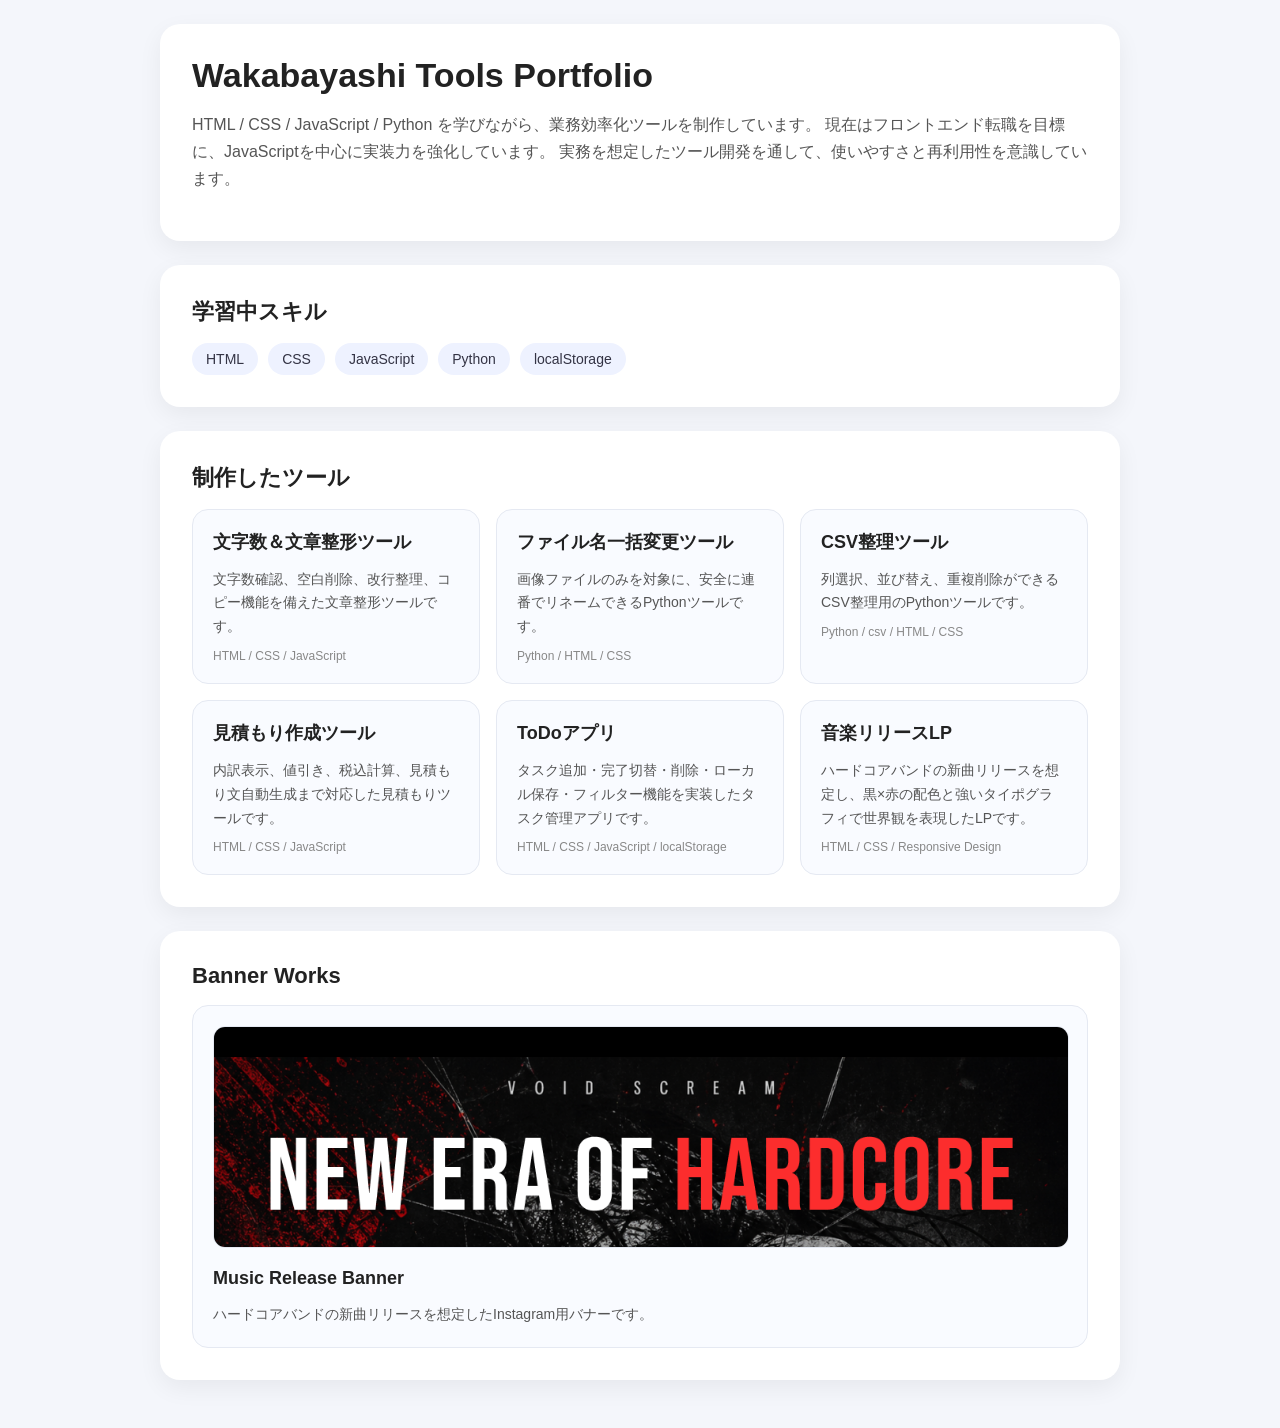
<file: index.html>
<!DOCTYPE html>
<html lang="ja">
<head>
    <meta charset="UTF-8">
    <meta name="viewport" content="width=device-width, initial-scale=1.0">
    <title>Wakabayashi Tools Portfolio</title>

    <style>
        body {
            margin: 0;
            padding: 24px;
            font-family: Arial, sans-serif;
            background: #f4f6fb;
            color: #222;
        }

        .container {
            max-width: 960px;
            margin: 0 auto;
        }

        .hero,
        .section {
            background: #ffffff;
            border-radius: 20px;
            padding: 32px;
            margin-bottom: 24px;
            box-shadow: 0 8px 24px rgba(0, 0, 0, 0.06);
        }

        .hero h1 {
            margin: 0 0 12px;
            font-size: 34px;
        }

        .hero p,
        .tool-desc {
            line-height: 1.7;
            color: #555;
        }

        .section h2 {
            margin-top: 0;
            margin-bottom: 16px;
            font-size: 22px;
        }

        .skills {
            display: flex;
            flex-wrap: wrap;
            gap: 10px;
        }

        .skill {
            background: #eef2ff;
            color: #334;
            padding: 8px 14px;
            border-radius: 999px;
            font-size: 14px;
        }

        .tools {
            display: grid;
            grid-template-columns: repeat(auto-fit, minmax(220px, 1fr));
            gap: 16px;
        }

        .tool-card {
            display: block;
            text-decoration: none;
            color: inherit;
            background: #f9fbff;
            border: 1px solid #e5e9f2;
            border-radius: 16px;
            padding: 20px;
            transition: 0.2s;
        }

        .tool-card:hover {
            transform: translateY(-4px);
            box-shadow: 0 8px 20px rgba(0, 0, 0, 0.06);
        }

        .tool-title {
            font-size: 18px;
            font-weight: bold;
            margin-bottom: 8px;
        }

        .tool-desc {
            font-size: 14px;
            margin-bottom: 0;
        }

        .tool-tech {
            margin-top: 10px;
            margin-bottom: 0;
            font-size: 12px;
            color: #888;
        }

        .banner-thumb {
            width: 100%;
            height: 220px;
            object-fit: cover;
            object-position: top;
            border-radius: 12px;
            margin-bottom: 16px;
            border: 1px solid #e5e9f2;
        }
    </style>
</head>

<body>
    <div class="container">

        <section class="hero">
            <h1>Wakabayashi Tools Portfolio</h1>
            <p>
                HTML / CSS / JavaScript / Python を学びながら、業務効率化ツールを制作しています。
                現在はフロントエンド転職を目標に、JavaScriptを中心に実装力を強化しています。
                実務を想定したツール開発を通して、使いやすさと再利用性を意識しています。
            </p>
        </section>

        <section class="section">
            <h2>学習中スキル</h2>
            <div class="skills">
                <span class="skill">HTML</span>
                <span class="skill">CSS</span>
                <span class="skill">JavaScript</span>
                <span class="skill">Python</span>
                <span class="skill">localStorage</span>
            </div>
        </section>

        <section class="section">
            <h2>制作したツール</h2>

            <div class="tools">
                <a href="text-tool/index.html" class="tool-card">
                    <div class="tool-title">文字数＆文章整形ツール</div>
                    <p class="tool-desc">
                        文字数確認、空白削除、改行整理、コピー機能を備えた文章整形ツールです。
                    </p>
                    <p class="tool-tech">HTML / CSS / JavaScript</p>
                </a>

                <a href="rename-tool/index.html" class="tool-card">
                    <div class="tool-title">ファイル名一括変更ツール</div>
                    <p class="tool-desc">
                        画像ファイルのみを対象に、安全に連番でリネームできるPythonツールです。
                    </p>
                    <p class="tool-tech">Python / HTML / CSS</p>
                </a>

                <a href="csv-tool/index.html" class="tool-card">
                    <div class="tool-title">CSV整理ツール</div>
                    <p class="tool-desc">
                        列選択、並び替え、重複削除ができるCSV整理用のPythonツールです。
                    </p>
                    <p class="tool-tech">Python / csv / HTML / CSS</p>
                </a>

                <a href="estimate-tool/index.html" class="tool-card">
                    <div class="tool-title">見積もり作成ツール</div>
                    <p class="tool-desc">
                        内訳表示、値引き、税込計算、見積もり文自動生成まで対応した見積もりツールです。
                    </p>
                    <p class="tool-tech">HTML / CSS / JavaScript</p>
                </a>

                <a href="todo-tool/index.html" class="tool-card">
                    <div class="tool-title">ToDoアプリ</div>
                    <p class="tool-desc">
                        タスク追加・完了切替・削除・ローカル保存・フィルター機能を実装したタスク管理アプリです。
                    </p>
                    <p class="tool-tech">HTML / CSS / JavaScript / localStorage</p>
                </a>

                <a href="music-release-lp/index.html" class="tool-card">
                    <div class="tool-title">音楽リリースLP</div>
                    <p class="tool-desc">
                        ハードコアバンドの新曲リリースを想定し、黒×赤の配色と強いタイポグラフィで世界観を表現したLPです。
                    </p>
                    <p class="tool-tech">HTML / CSS / Responsive Design</p>
                </a>
            </div>
        </section>

        <section class="section">
            <h2>Banner Works</h2>

            <div class="tools">

                <a href="banner/music-banner/music-banner.png" class="tool-card" target="_blank">
                    
                    <img src="banner/music-banner/music-banner.png" alt="Music Banner" class="banner-thumb">

                    <div class="tool-title">Music Release Banner</div>

                    <p class="tool-desc">
                        ハードコアバンドの新曲リリースを想定したInstagram用バナーです。
                    </p>
                </a>

            </div>
        </section>

    </div>
</body>
</html>
</file>
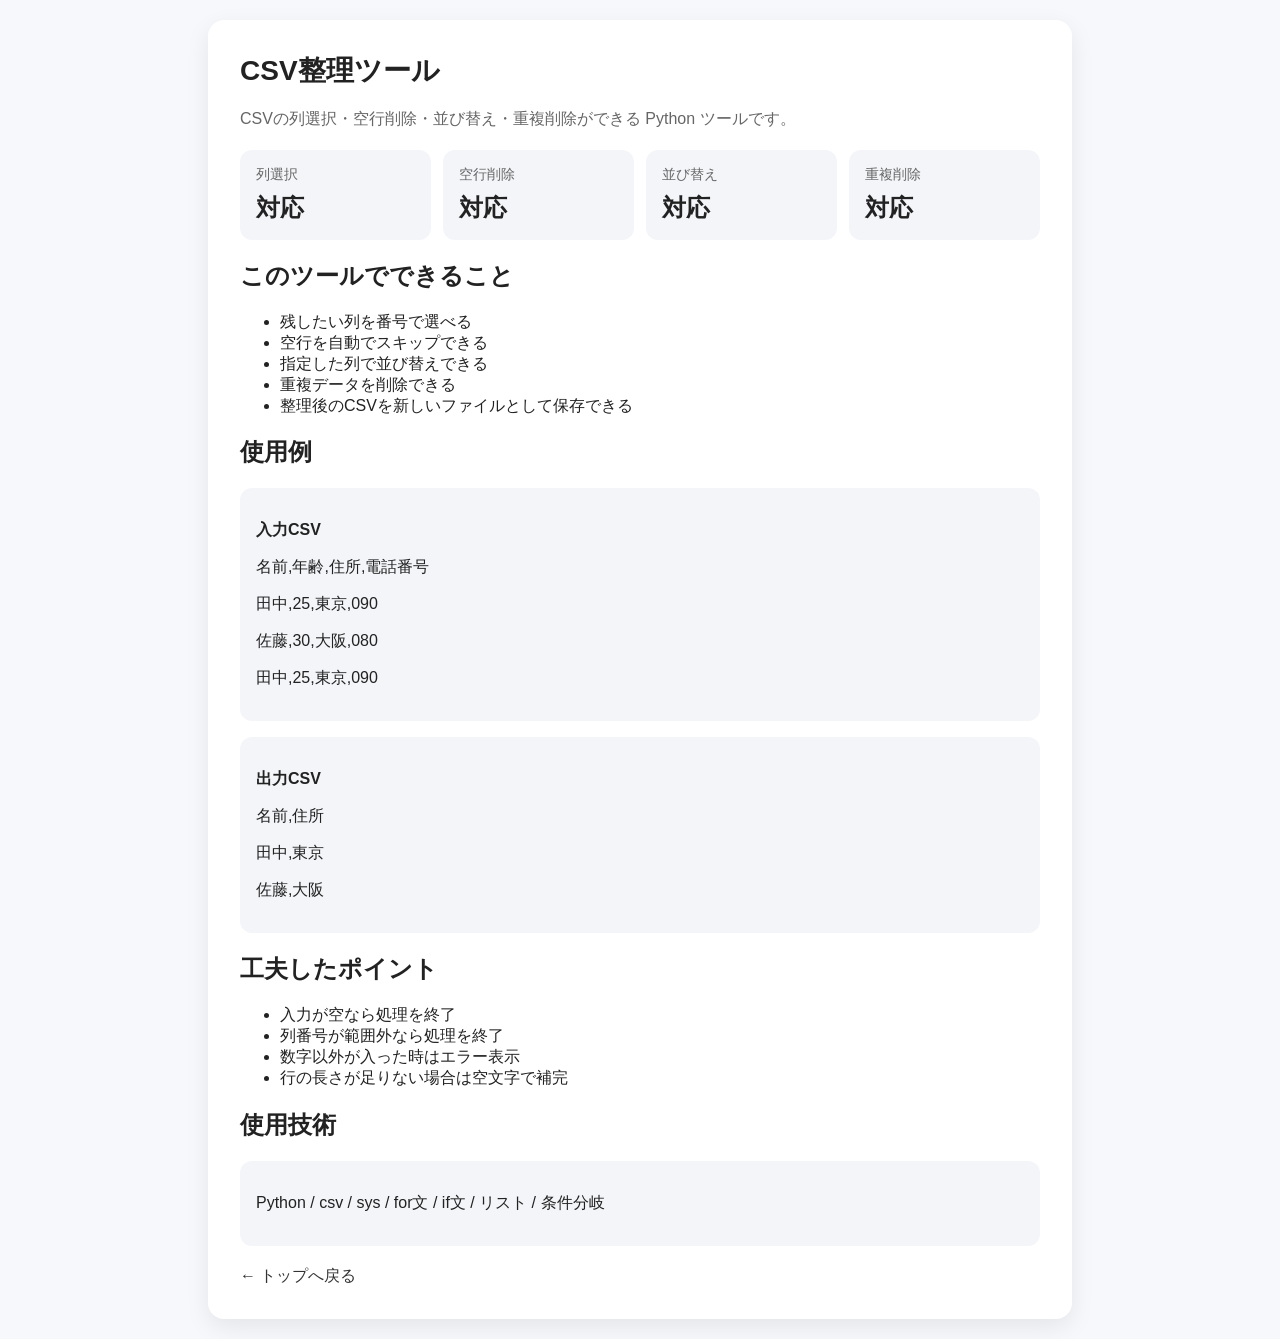
<file: csv-tool/index.html>
<!DOCTYPE html>
<html lang="ja">
<head>
    <meta charset="UTF-8">
    <meta name="viewport" content="width=device-width, initial-scale=1.0">
    <title>CSV整理ツール</title>
    <link rel="stylesheet" href="../text-tool/style.css">
</head>

<body>
    <div class="container">
        <h1>CSV整理ツール</h1>
        <p class="subtitle">CSVの列選択・空行削除・並び替え・重複削除ができる Python ツールです。</p>

        <div class="result">
            <div class="result-card">
                <p class="result-label">列選択</p>
                <p class="result-value">対応</p>
            </div>

            <div class="result-card">
                <p class="result-label">空行削除</p>
                <p class="result-value">対応</p>
            </div>

            <div class="result-card">
                <p class="result-label">並び替え</p>
                <p class="result-value">対応</p>
            </div>

            <div class="result-card">
                <p class="result-label">重複削除</p>
                <p class="result-value">対応</p>
            </div>
        </div>

        <h2>このツールでできること</h2>
        <ul>
            <li>残したい列を番号で選べる</li>
            <li>空行を自動でスキップできる</li>
            <li>指定した列で並び替えできる</li>
            <li>重複データを削除できる</li>
            <li>整理後のCSVを新しいファイルとして保存できる</li>
        </ul>

        <h2>使用例</h2>
        <div class="result-card">
            <p><strong>入力CSV</strong></p>
            <p>名前,年齢,住所,電話番号</p>
            <p>田中,25,東京,090</p>
            <p>佐藤,30,大阪,080</p>
            <p>田中,25,東京,090</p>
        </div>

        <div class="result-card" style="margin-top: 16px;">
            <p><strong>出力CSV</strong></p>
            <p>名前,住所</p>
            <p>田中,東京</p>
            <p>佐藤,大阪</p>
        </div>

        <h2>工夫したポイント</h2>
        <ul>
            <li>入力が空なら処理を終了</li>
            <li>列番号が範囲外なら処理を終了</li>
            <li>数字以外が入った時はエラー表示</li>
            <li>行の長さが足りない場合は空文字で補完</li>
        </ul>

        <h2>使用技術</h2>
        <div class="result-card">
            <p>Python / csv / sys / for文 / if文 / リスト / 条件分岐</p>
        </div>

        <a href="../index.html" class="back-link">← トップへ戻る</a>
    </div>
</body>
</html>
</file>
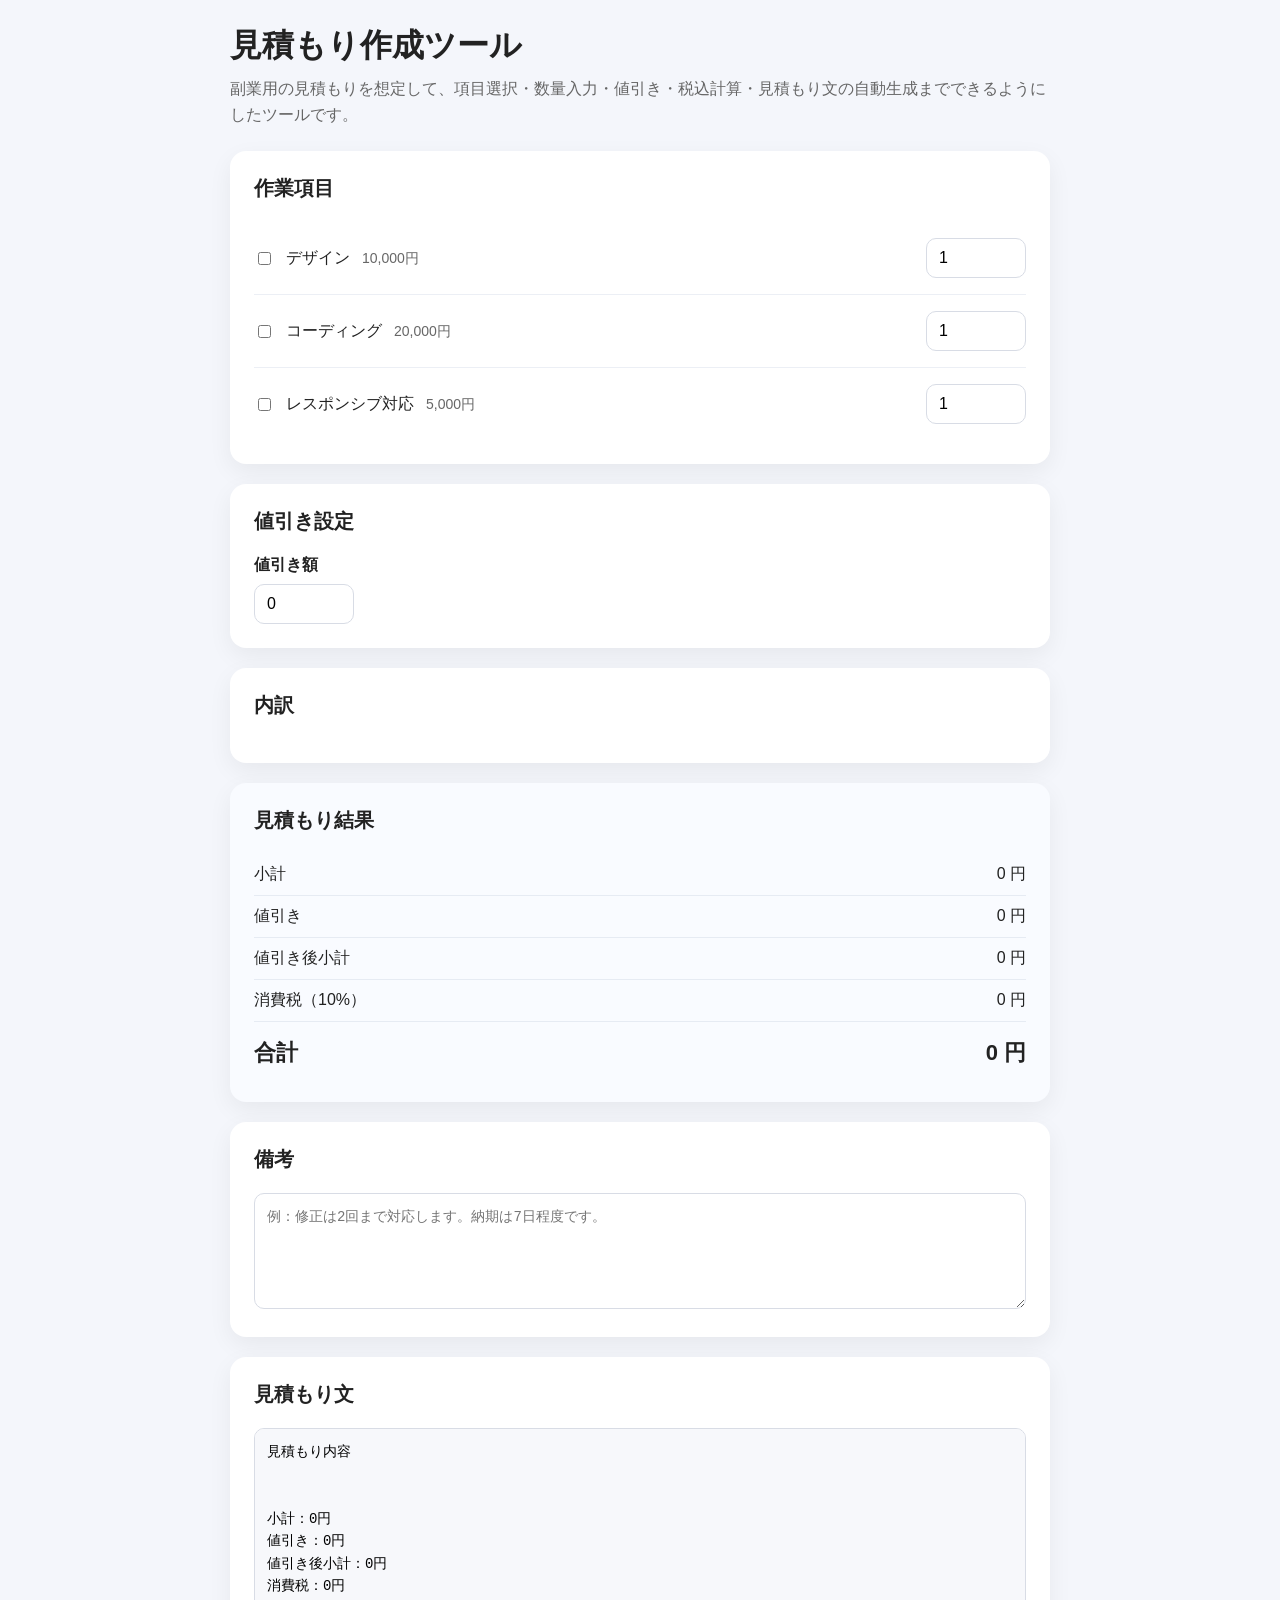
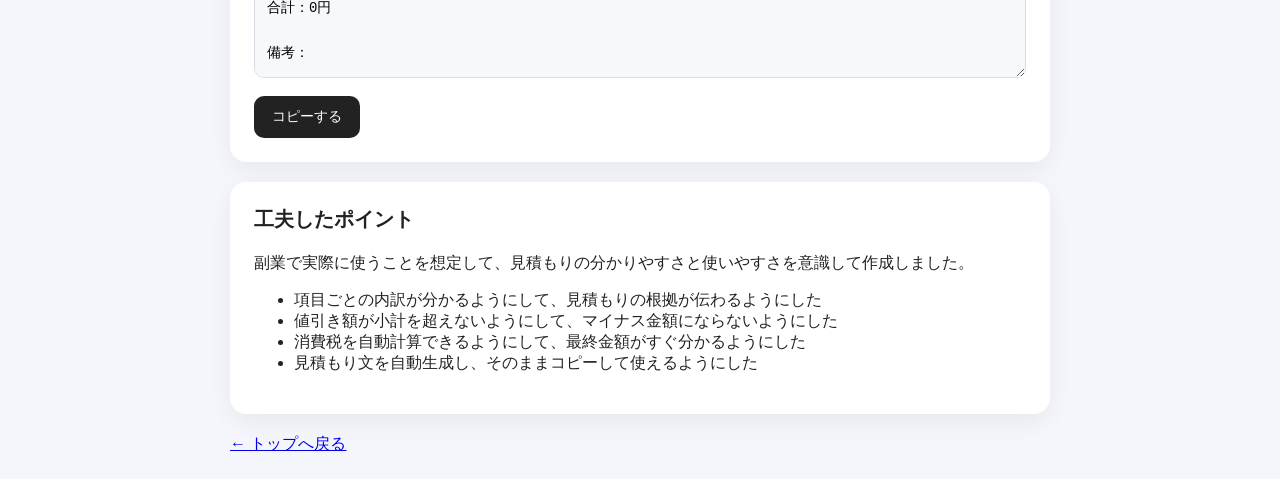
<file: estimate-tool/index.html>
<!DOCTYPE html>
<html lang="ja">
<head>
    <meta charset="UTF-8">
    <title>見積もりツール</title>
    <link rel="stylesheet" href="style.css">
</head>
<body>

    <div class="container">
        <header class="page-header">
            <h1>見積もり作成ツール</h1>
            <p class="subtitle">
                副業用の見積もりを想定して、項目選択・数量入力・値引き・税込計算・見積もり文の自動生成までできるようにしたツールです。
            </p>
        </header>

        <section class="card">
            <h2 class="section-title">作業項目</h2>

            <div class="estimate-item">
                <label class="item-label">
                    <input type="checkbox" class="item" data-name="デザイン" data-price="10000">
                    <span>デザイン</span>
                    <span class="price-text">10,000円</span>
                </label>
                <input type="number" class="quantity" min="1" value="1">
            </div>

            <div class="estimate-item">
                <label class="item-label">
                    <input type="checkbox" class="item" data-name="コーディング" data-price="20000">
                    <span>コーディング</span>
                    <span class="price-text">20,000円</span>
                </label>
                <input type="number" class="quantity" min="1" value="1">
            </div>

            <div class="estimate-item">
                <label class="item-label">
                    <input type="checkbox" class="item" data-name="レスポンシブ対応" data-price="5000">
                    <span>レスポンシブ対応</span>
                    <span class="price-text">5,000円</span>
                </label>
                <input type="number" class="quantity" min="1" value="1">
            </div>
        </section>

        <section class="card">
            <h2 class="section-title">値引き設定</h2>
            <div class="discount-box">
                <label for="discount">値引き額</label>
                <input type="number" id="discount" min="0" value="0">
            </div>
        </section>

        <section class="card">
            <h2 class="section-title">内訳</h2>
            <ul id="breakdownList" class="breakdown-list"></ul>
        </section>

        <section class="card summary-card">
            <h2 class="section-title">見積もり結果</h2>
            <div class="summary-row">
                <span>小計</span>
                <span><span id="subtotal">0</span> 円</span>
            </div>
            <div class="summary-row">
                <span>値引き</span>
                <span><span id="discountAmount">0</span> 円</span>
            </div>
            <div class="summary-row">
                <span>値引き後小計</span>
                <span><span id="discountedSubtotal">0</span> 円</span>
            </div>
            <div class="summary-row">
                <span>消費税（10%）</span>
                <span><span id="tax">0</span> 円</span>
            </div>
            <div class="summary-row total-row">
                <span>合計</span>
                <span><span id="total">0</span> 円</span>
            </div>
        </section>

        <section class="card">
            <h2 class="section-title">備考</h2>
            <textarea id="note" rows="4" placeholder="例：修正は2回まで対応します。納期は7日程度です。"></textarea>
        </section>

        <section class="card">
            <h2 class="section-title">見積もり文</h2>
            <textarea id="output" rows="10" readonly></textarea>
            <button id="copyBtn">コピーする</button>
        </section>

        <section class="card">
            <h2 class="section-title">工夫したポイント</h2>
            <p>
                副業で実際に使うことを想定して、見積もりの分かりやすさと使いやすさを意識して作成しました。
            </p>
            <ul>
                <li>項目ごとの内訳が分かるようにして、見積もりの根拠が伝わるようにした</li>
                <li>値引き額が小計を超えないようにして、マイナス金額にならないようにした</li>
                <li>消費税を自動計算できるようにして、最終金額がすぐ分かるようにした</li>
                <li>見積もり文を自動生成し、そのままコピーして使えるようにした</li>
            </ul>
        </section>

        <a href="../index.html" class="back-link">← トップへ戻る</a>
    </div>

    <script src="script.js"></script>
</body>
</html>
</file>
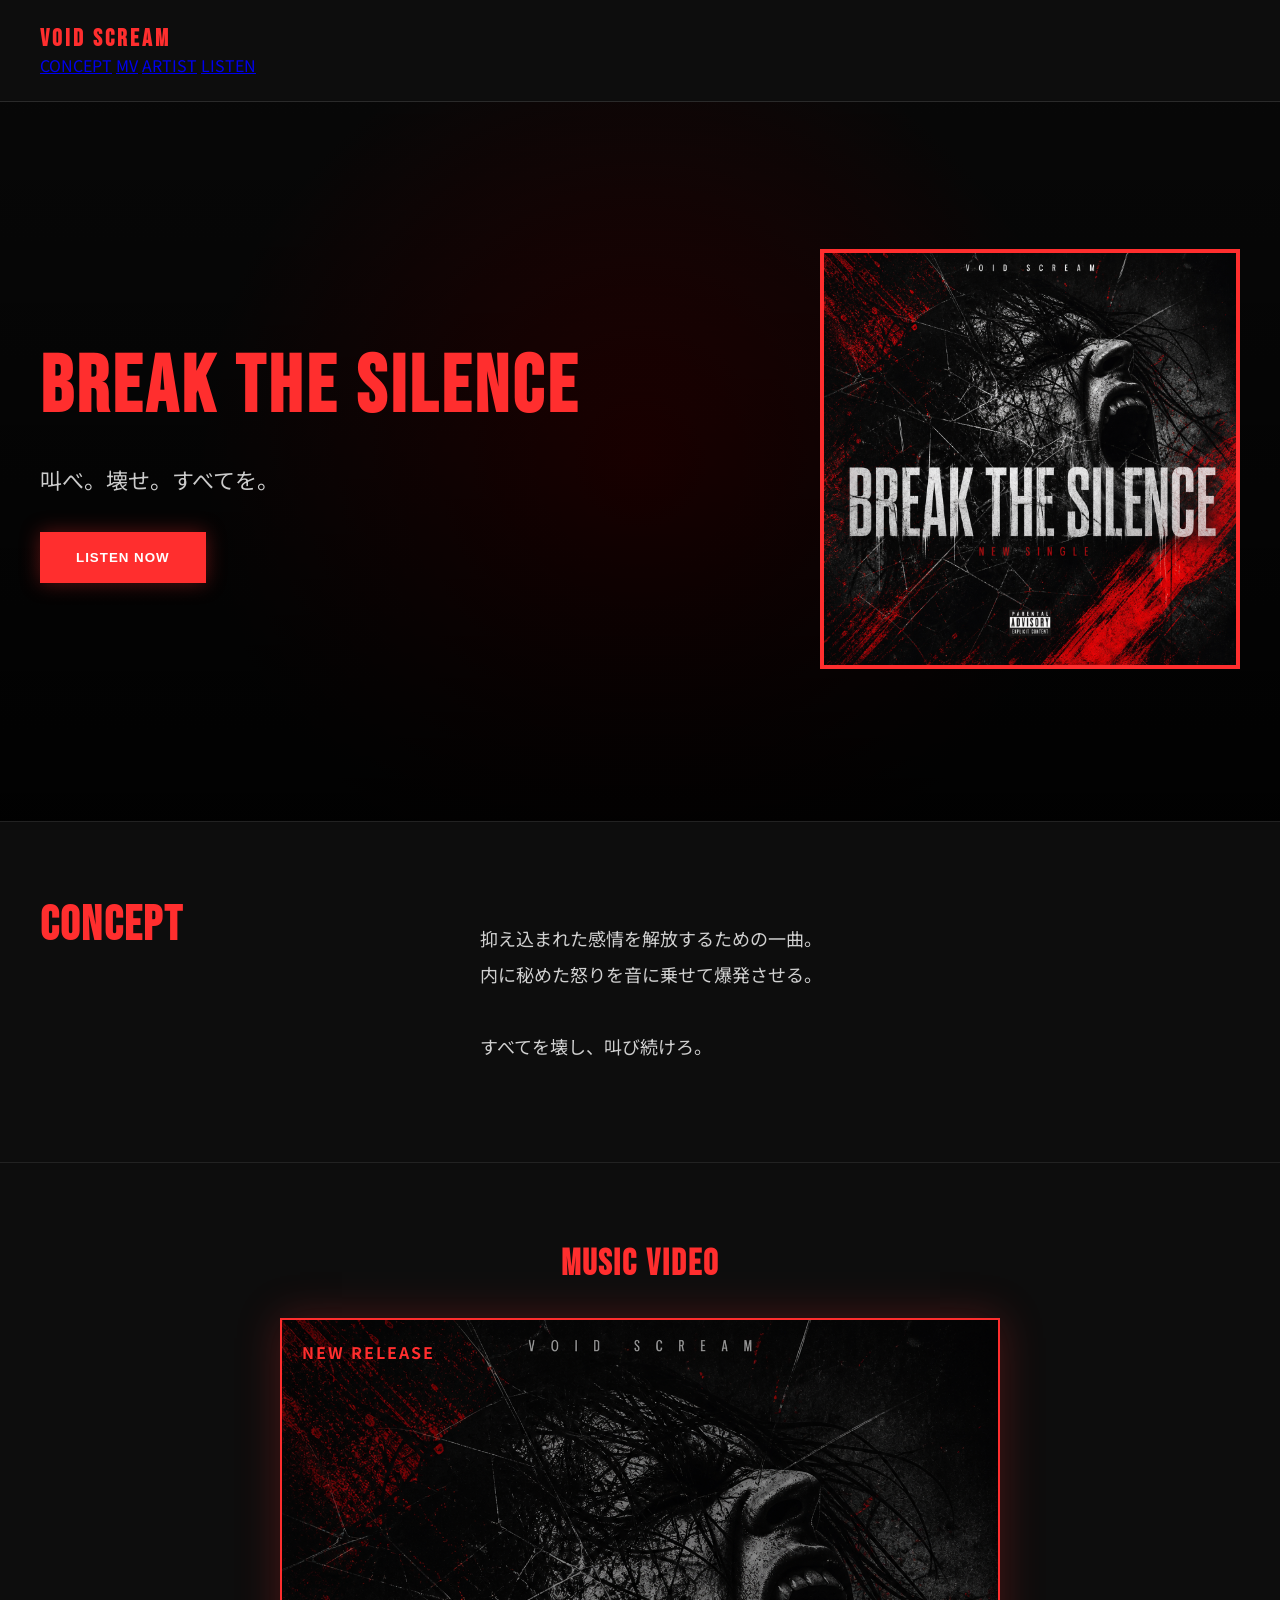
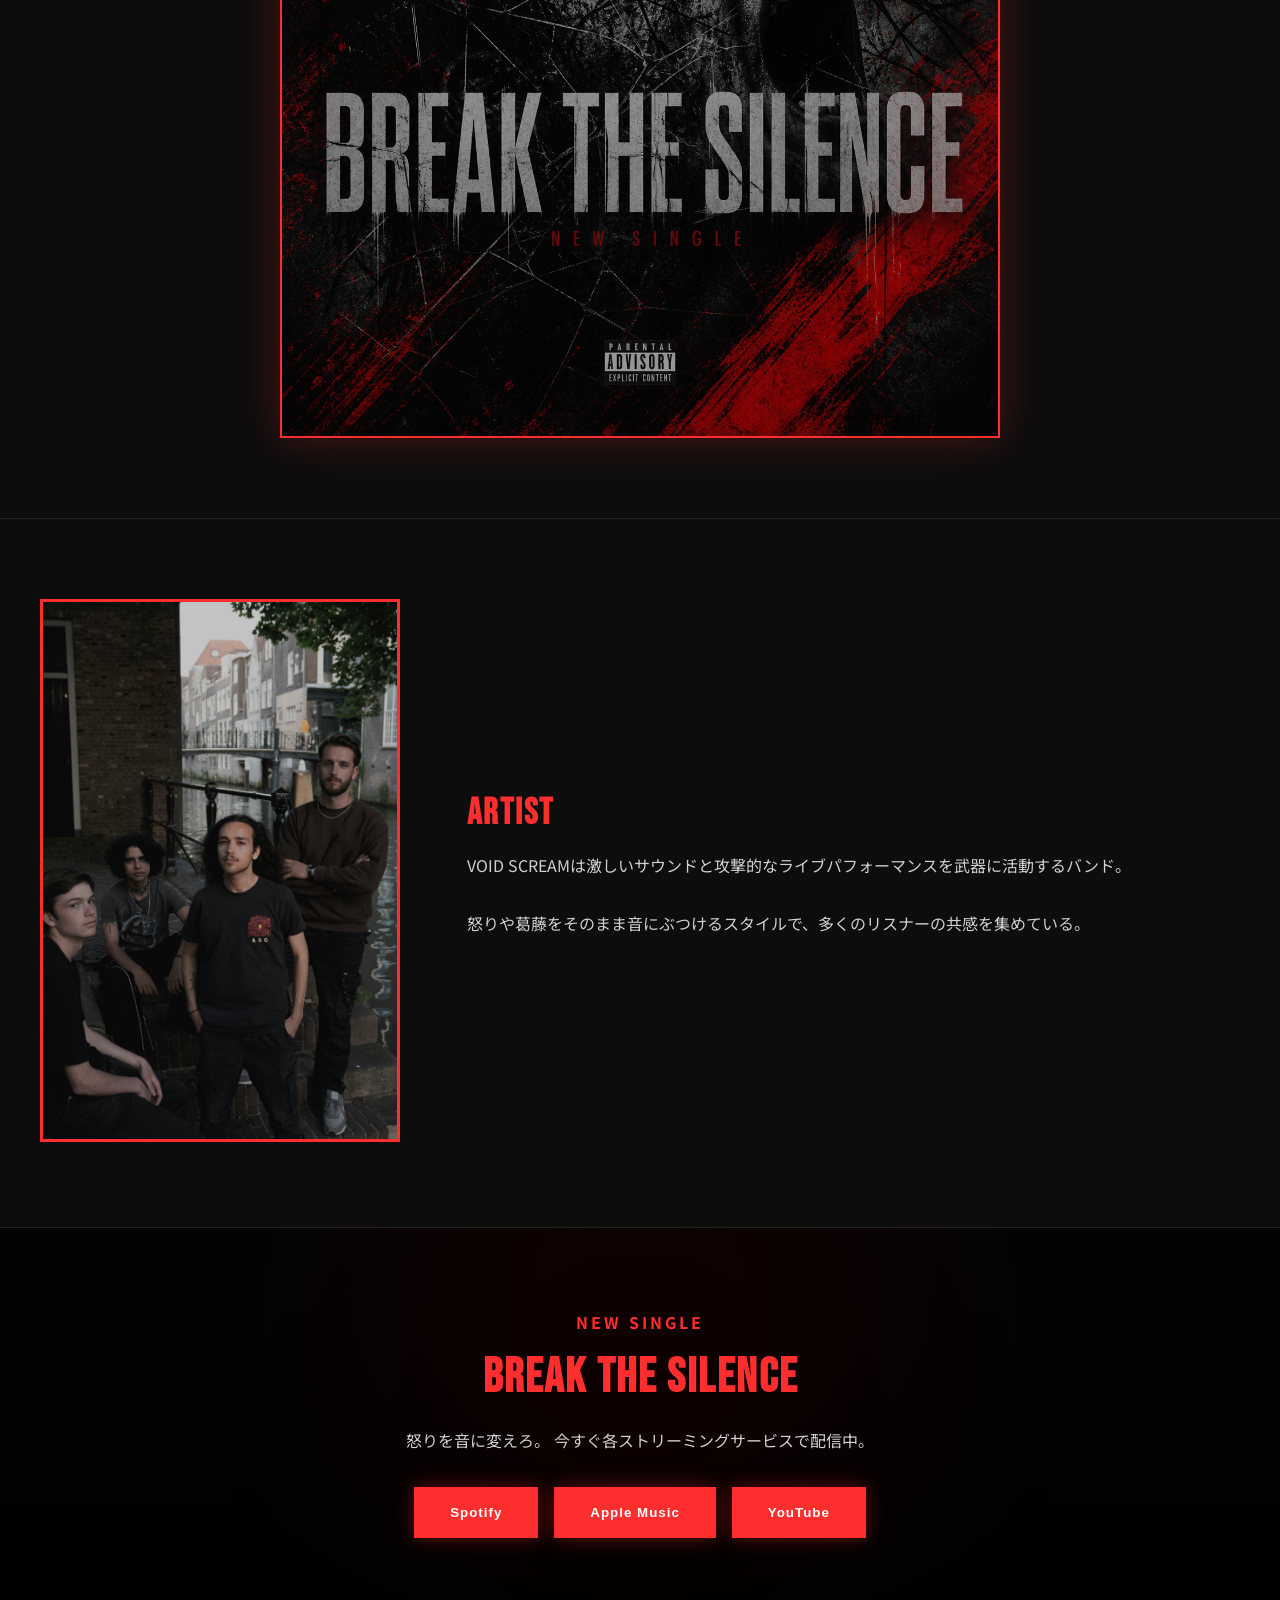
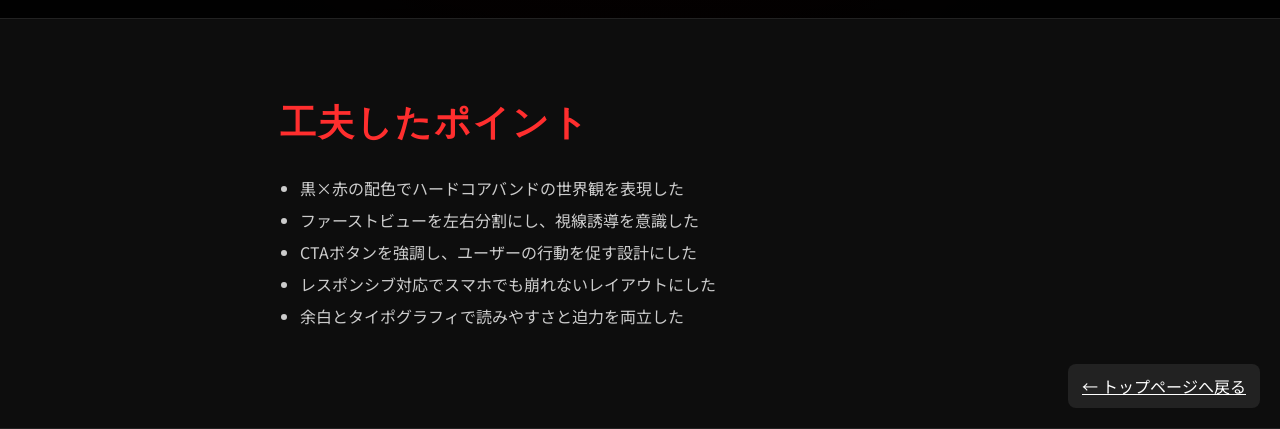
<file: music-release-lp/index.html>
<!DOCTYPE html>
<html lang="ja">
<head>
    <meta charset="UTF-8">
    <meta name="viewport" content="width=device-width, initial-scale=1.0">
    <title>BREAK THE SILENCE - VOID SCREAM</title>
    <link rel="stylesheet" href="style.css">
    <link href="https://fonts.googleapis.com/css2?family=Bebas+Neue&family=Noto+Sans+JP:wght@400;700&display=swap" rel="stylesheet">
</head>

<body>
    <header>
        <h1>VOID SCREAM</h1>
        <nav>
            <a href="#concept">CONCEPT</a>
            <a href="#visual">MV</a>
            <a href="#profile">ARTIST</a>
            <a href="#cta">LISTEN</a>
        </nav>
    </header>

    <section class="hero">
        <div class="hero-inner">

            <div class="hero-text">
                <h2>BREAK THE SILENCE</h2>
                <p>叫べ。壊せ。すべてを。</p>
                <button>LISTEN NOW</button>
            </div>

            <div class="hero-image">
                <img src="img/sample.png" alt="ジャケット">
            </div>
            
        </div>
    </section>

    <section class="concept" id="concept">
        <div class="concept-inner">

            <div class="concept-title">
                <h2>CONCEPT</h2>
            </div>

            <div class="concept-text">
                <p>
                    抑え込まれた感情を解放するための一曲。<br>
                    内に秘めた怒りを音に乗せて爆発させる。<br><br>
                    すべてを壊し、叫び続けろ。
                </p>
            </div>

        </div>
    </section>

    <section class="visual" id="visual">
        <div class="visual-inner">

            <h2>MUSIC VIDEO</h2>

            <div class="visual-card">
                <!-- 画像版（まずはこれでOK） -->
                <img src="img/sample.png" alt="ジャケット">

                <!-- 動画版にする場合はこっち（どちらか一方） -->
                <!--
                <div class="video-wrap">
                    <iframe
                        src="https://www.youtube.com/embed/XXXXXXXX"
                        title="Music Video"
                        frameborder="0"
                        allowfullscreen>
                    </iframe>
                </div>
                -->
            </div>

        </div>
    </section>

    <section class="profile" id="profile">
        <div class="profile-inner">

            <div class="profile-image">
                <img src="img/artist.jpg" alt="アーティスト">
            </div>

            <div class="profile-text">
                <h2>ARTIST</h2>
                <p>
                    VOID SCREAMは激しいサウンドと攻撃的なライブパフォーマンスを武器に活動するバンド。<br><br>
                    怒りや葛藤をそのまま音にぶつけるスタイルで、多くのリスナーの共感を集めている。
                </p>
            </div>

        </div>
    </section>

    <section class="cta" id="cta">
        <div class="cta-inner">
            <p class="cta-label">NEW SINGLE</p>
            <h2>BREAK THE SILENCE</h2>
            <p>
                怒りを音に変えろ。  
                今すぐ各ストリーミングサービスで配信中。
            </p>

            <div class="cta-buttons">
                <button>Spotify</button>
                <button>Apple Music</button>
                <button>YouTube</button>
            </div>
        </div>
    </section>

    <section class="points">
        <div class="points-inner">

            <h2>工夫したポイント</h2>

            <ul>
                <li>黒×赤の配色でハードコアバンドの世界観を表現した</li>
                <li>ファーストビューを左右分割にし、視線誘導を意識した</li>
                <li>CTAボタンを強調し、ユーザーの行動を促す設計にした</li>
                <li>レスポンシブ対応でスマホでも崩れないレイアウトにした</li>
                <li>余白とタイポグラフィで読みやすさと迫力を両立した</li>
            </ul>

        </div>

        <div class="back-area">
            <a href="../index.html" class="back-link">← トップページへ戻る</a>
        </div>
    </section>

    <script src="script.js"></script>  
</body>
</html>
</file>
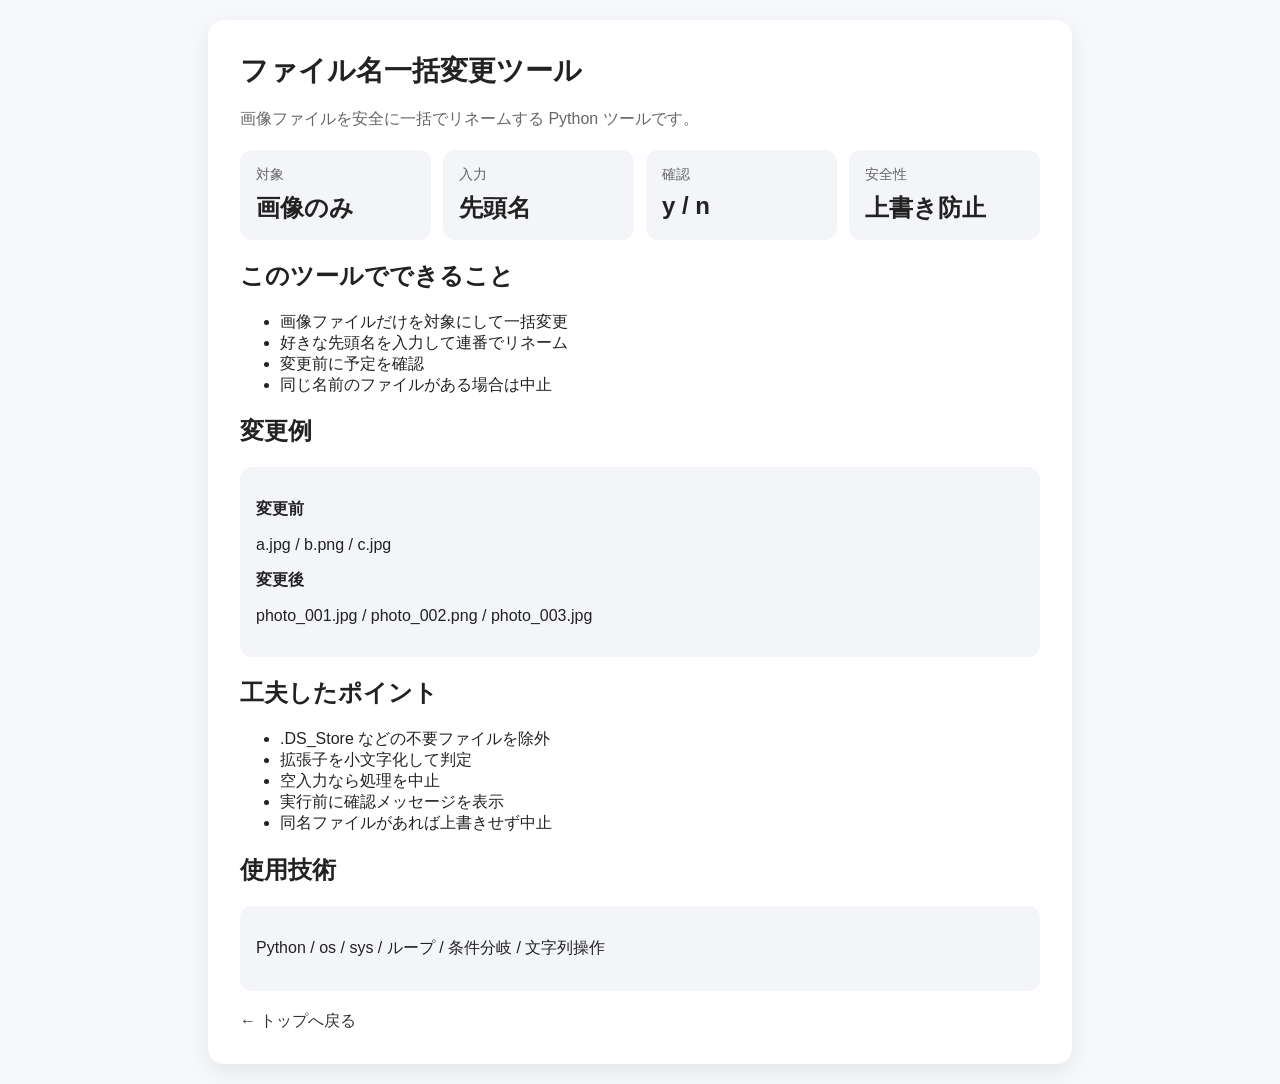
<file: rename-tool/index.html>
<!DOCTYPE html>
<html lang="ja">
<head>
    <meta charset="UTF-8">
    <meta name="viewport" content="width=device-width, initial-scale=1.0">
    <title>ファイル名一括変更ツール</title>
    <link rel="stylesheet" href="../text-tool/style.css">
</head>

<body>

    <div class="container">
        <h1>ファイル名一括変更ツール</h1>
        <p class="subtitle">画像ファイルを安全に一括でリネームする Python ツールです。</p>

        <div class="result">
            <div class="result-card">
                <p class="result-label">対象</p>
                <p class="result-value">画像のみ</p>
            </div>

            <div class="result-card">
                <p class="result-label">入力</p>
                <p class="result-value">先頭名</p>
            </div>

            <div class="result-card">
                <p class="result-label">確認</p>
                <p class="result-value">y / n</p>
            </div>

            <div class="result-card">
                <p class="result-label">安全性</p>
                <p class="result-value">上書き防止</p>
            </div>
        </div>

        <h2>このツールでできること</h2>
        <ul>
            <li>画像ファイルだけを対象にして一括変更</li>
            <li>好きな先頭名を入力して連番でリネーム</li>
            <li>変更前に予定を確認</li>
            <li>同じ名前のファイルがある場合は中止</li>
        </ul>

        <h2>変更例</h2>
        <div class="result-card">
            <p><strong>変更前</strong></p>
            <p>a.jpg / b.png / c.jpg</p>
            <p><strong>変更後</strong></p>
            <p>photo_001.jpg / photo_002.png / photo_003.jpg</p>
        </div>

        <h2>工夫したポイント</h2>
        <ul>
            <li>.DS_Store などの不要ファイルを除外</li>
            <li>拡張子を小文字化して判定</li>
            <li>空入力なら処理を中止</li>
            <li>実行前に確認メッセージを表示</li>
            <li>同名ファイルがあれば上書きせず中止</li>
        </ul>

        <h2>使用技術</h2>
        <div class="result-card">
            <p>Python / os / sys / ループ / 条件分岐 / 文字列操作</p>
        </div>

        <a href="../index.html" class="back-link">← トップへ戻る</a>
    </div>
</body>
</html>
</file>
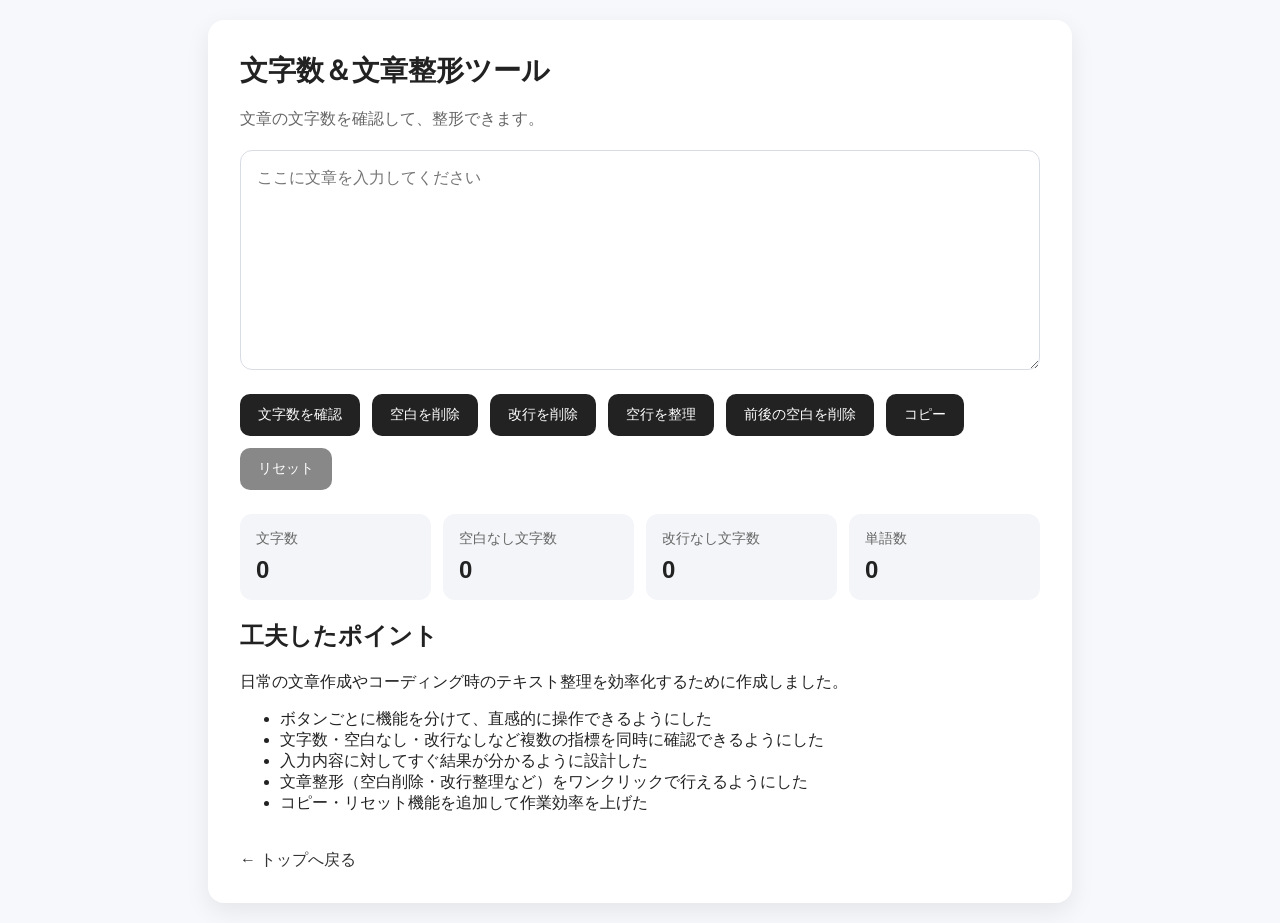
<file: text-tool/index.html>
<!DOCTYPE html>
<html lang="ja">
<head>
    <meta charset="UTF-8">
    <meta name="viewport" content="width=device-width, initial-scale=1.0">
    <title>文字数＆文章整形ツール</title>
    <link rel="stylesheet" href="style.css">
</head>

<body>
    <div class="container">
        <h1>文字数＆文章整形ツール</h1>
        <p class="subtitle">文章の文字数を確認して、整形できます。</p>

        <textarea id="textInput" placeholder="ここに文章を入力してください"></textarea>
        
        <div class="button-group">
            <button id="countButton">文字数を確認</button>
            <button id="removeSpacesButton">空白を削除</button>
            <button id="removeLineBreaksButton">改行を削除</button>
            <button id="normalizeBlankLinesButton">空行を整理</button>
            <button id="trimButton">前後の空白を削除</button>
            <button id="copyButton">コピー</button>
            <button id="resetButton" class="sub-button">リセット</button>
        </div>

        <div class="result">
            <div class="result-card">
                <p class="result-label">文字数</p>
                <p class="result-value" id="charCount">0</p>
            </div>
            
            <div class="result-card">
                <p class="result-label">空白なし文字数</p>
                <p class="result-value" id="noSpaceCount">0</p>
            </div>

            <div class="result-card">
                <p class="result-label">改行なし文字数</p>
                <p class="result-value" id="noLineBreakCount">0</p>
            </div>

            <div class="result-card">
                <p class="result-label">単語数</p>
                <p class="result-value" id="wordCount">0</p>
            </div>
        </div>

        <section class="card">
            <h2 class="section-title">工夫したポイント</h2>
            <p>
                日常の文章作成やコーディング時のテキスト整理を効率化するために作成しました。
            </p>
            <ul>
                <li>ボタンごとに機能を分けて、直感的に操作できるようにした</li>
                <li>文字数・空白なし・改行なしなど複数の指標を同時に確認できるようにした</li>
                <li>入力内容に対してすぐ結果が分かるように設計した</li>
                <li>文章整形（空白削除・改行整理など）をワンクリックで行えるようにした</li>
                <li>コピー・リセット機能を追加して作業効率を上げた</li>
            </ul>
        </section>

        <a href="../index.html" class="back-link">← トップへ戻る</a>
    </div>

    <script src="script.js"></script>
</body>
</html>
</file>
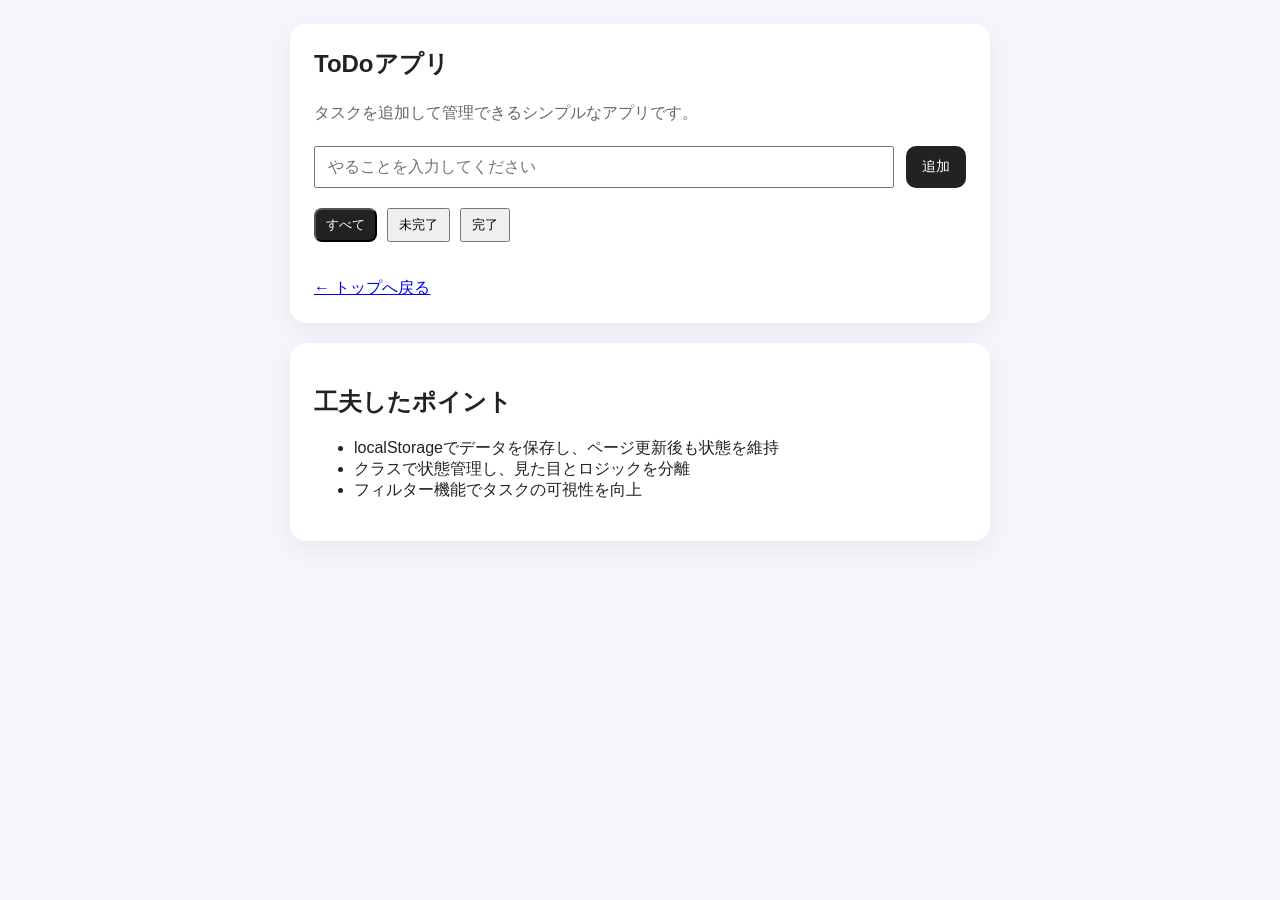
<file: todo-tool/index.html>
<!DOCTYPE html>
<html lang="ja">
<head>
    <meta charset="UTF-8">
    <meta name="viewport" content="width=device-width, initial-scale=1.0">
    <title>ToDoアプリ</title>
    <link rel="stylesheet" href="style.css">
</head>

<body>
    <div class="container">

    <!-- ToDo本体 -->
    <section class="card">
        <h1>ToDoアプリ</h1>
        <p class="subtitle">タスクを追加して管理できるシンプルなアプリです。</p>

        <div class="input-area">
            <input type="text" id="taskInput" placeholder="やることを入力してください">
            <button id="addButton">追加</button>
        </div>

        <div class="filter-area">
            <button id="showAll">すべて</button>
            <button id="showActive">未完了</button>
            <button id="showCompleted">完了</button>
        </div>

        <ul id="taskList"></ul>

        <a href="../index.html" class="back-link">← トップへ戻る</a>
    </section>

    <!-- 工夫したポイント -->
    <section class="card">
        <h2>工夫したポイント</h2>
        <ul>
            <li>localStorageでデータを保存し、ページ更新後も状態を維持</li>
            <li>クラスで状態管理し、見た目とロジックを分離</li>
            <li>フィルター機能でタスクの可視性を向上</li>
        </ul>
    </section>

</div>

    <script src="script.js"></script>
</body>
</html>
</file>
<file: text-tool/style.css>
body {
    margin: 0;
    padding: 20px;
    font-family: Arial, sans-serif;
    background: #f7f8fb;
    color: #222;
}

.container {
    max-width: 800px;
    margin: 0 auto;
    background: #ffffff;
    padding: 32px;
    border-radius: 16px;
    box-shadow: 0 8px 24px rgba(0, 0, 0, 0.08);
}

h1 {
    margin-top: 0;
    font-size: 28px;
}

.subtitle {
    color: #666;
    margin-bottom: 20px;
}

textarea {
    width: 100%;
    min-height: 220px;
    padding: 16px;
    font-size: 16px;
    line-height: 1.6;
    border: 1px solid #d8dce5;
    border-radius: 12px;
    resize: vertical;
    box-sizing: border-box;
    margin-bottom: 20px;
}

.button-group {
    display: flex;
    flex-wrap: wrap;
    gap: 12px;
    margin-bottom: 24px;
}

button {
    padding: 12px 18px;
    border: none;
    border-radius: 10px;
    background: #222;
    color: #fff;
    font-size: 14px;
    cursor: pointer;
}

button:hover {
    opacity: 0.9;
}

.sub-button {
    background: #888;
}

.result {
    display: grid;
    grid-template-columns: repeat(auto-fit, minmax(160px, 1fr));
    gap: 12px;
    margin-top: 8px;
}

.result-card {
    background: #f3f5f8;
    border-radius: 12px;
    padding: 16px;
}

.result-label {
    margin: 0 0 8px;
    font-size: 14px;
    color: #666;
}

.result-value {
    margin: 0;
    font-size: 24px;
    font-weight: bold;
    color: #222;
}

.back-link {
    display: inline-block;
    margin-top: 20px;
    text-decoration: none;
    color: #333;
}

.back-link:hover {
    text-decoration: underline;
}
</file>
<file: estimate-tool/style.css>
body {
    font-family: Arial, sans-serif;
    background: #f4f6fb;
    margin: 0;
    padding: 24px;
    color: #222;
}

.container {
    max-width: 820px;
    margin: 0 auto;
}

.page-header {
    margin-bottom: 24px;
}

.page-header h1 {
    margin: 0 0 8px;
    font-size: 32px;
}

.subtitle {
    margin: 0;
    color: #666;
    line-height: 1.6;
}

.card {
    background: #ffffff;
    border-radius: 16px;
    padding: 24px;
    margin-bottom: 20px;
    box-shadow: 0 8px 24px rgba(0, 0, 0, 0.06);
}

.section-title {
    margin-top: 0;
    margin-bottom: 20px;
    font-size: 20px;
}

.estimate-item {
    display: flex;
    justify-content: space-between;
    align-items: center;
    gap: 16px;
    padding: 16px 0;
    border-bottom: 1px solid #eceff5;
}

.estimate-item:last-child {
    border-bottom: none;
}

.item-label {
    display: flex;
    align-items: center;
    gap: 12px;
    flex: 1;
    line-height: 1.5;
}

.price-text {
    color: #666;
    font-size: 14px;
}

.quantity,
#discount {
    width: 100px;
    padding: 10px 12px;
    font-size: 16px;
    border: 1px solid #d8dce5;
    border-radius: 10px;
    box-sizing: border-box;
}

.discount-box label {
    display: block;
    margin-bottom: 8px;
    font-weight: bold;
}

.breakdown-list {
    margin: 0;
    padding-left: 20px;
}

.breakdown-list li {
    margin-bottom: 10px;
    line-height: 1.7;
}

.summary-card {
    background: #f9fbff;
}

.summary-row {
    display: flex;
    justify-content: space-between;
    align-items: center;
    padding: 10px 0;
    border-bottom: 1px solid #e6ebf3;
}

.summary-row:last-child {
    border-bottom: none;
}

.total-row {
    font-size: 22px;
    font-weight: bold;
    padding-top: 16px;
}

#note,
#output {
    width: 100%;
    padding: 12px;
    font-size: 14px;
    line-height: 1.6;
    border: 1px solid #d8dce5;
    border-radius: 10px;
    box-sizing: border-box;
    resize: vertical;
}

#output {
    background: #f7f8fb;
}

#copyBtn {
    margin-top: 14px;
    padding: 12px 18px;
    font-size: 14px;
    border: none;
    border-radius: 10px;
    background: #222;
    color: #fff;
    cursor: pointer;
}

#copyBtn:hover {
    opacity: 0.9;
}
</file>
<file: music-release-lp/style.css>
* {
    box-sizing: border-box;
}

body {
    margin: 0;
    font-family: 'Noto Sans JP', sans-serif;
    background: #0d0d0d;
    color: #ffffff;
}

header {
    padding: 24px 40px;
    background: #0d0d0d;
    border-bottom: 1px solid #2a2a2a;
}

header h1 {
    margin: 0;
    font-size: 24px;
    letter-spacing: 3px;
    color: #ff2e2e;
}

.hero {
    min-height: 80vh;
    padding: 80px 40px;
    display: flex;
    flex-direction: column;
    justify-content: center;
    background:
        linear-gradient(rgba(0, 0, 0, 0.45), rgba(0, 0, 0, 0.9)),
        radial-gradient(circle at center, #4a0000, #0d0d0d 60%);
}

.hero h2 {
    font-family: 'Bebas Neue', sans-serif;
    font-size: 80px;
    letter-spacing: 4px;
}

.hero p {
    margin: 0 0 32px;
    font-size: 22px;
    color: #cccccc;
}

.hero-inner {
    display: flex;
    align-items: center;
    justify-content: space-between;
    gap: 40px;
}

.hero-text {
    flex: 1;
}

.hero-image {
    flex: 1;
    text-align: right;
}

.hero-image img {
    width: 100%;
    max-width: 420px;
    border: 4px solid #ff2e2e;
}

h1, h2 {
    font-family: 'Bebas Neue', sans-serif;
}

.concept-inner {
    display: flex;
    gap: 60px;
    align-items: flex-start;
}

.concept-title {
    flex: 1;
}

.concept-title h2 {
    font-size: 48px;
    line-height: 1;
}

.concept-text {
    flex: 2;
}

.concept-text p {
    font-size: 18px;
    line-height: 2;
}

button {
    width: fit-content;
    padding: 16px 34px;
    border: 2px solid #ff2e2e;
    background: #ff2e2e;
    color: #ffffff;
    font-weight: bold;
    letter-spacing: 1px;
    cursor: pointer;
    transition: 0.25s;
    box-shadow: 0 0 20px rgba(255, 46, 46, 0.35);
}

button:hover {
    background: transparent;
    color: #ff2e2e;
    transform: translateY(-3px);
    box-shadow: 0 0 28px rgba(255, 46, 46, 0.6);
}

section {
    opacity: 0;
    transform: translateY(40px);
    transition: 0.6s;
    padding: 80px 40px;
    border-bottom: 1px solid #222;
}

section.show {
    opacity: 1;
    transform: translateY(0);
}

section h2 {
    margin: 0 0 24px;
    font-size: 36px;
    letter-spacing: 2px;
    color: #ff2e2e;
}

section p {
    max-width: 720px;
    line-height: 1.8;
    color: #d0d0d0;
}

.visual-inner {
    text-align: center;
}

.visual-inner h2 {
    margin-bottom: 32px;
}

/* カード（主役感） */
.visual-card {
    position: relative;
    overflow: hidden;
    margin: 0 auto;
    max-width: 720px;
    border: 2px solid #ff2e2e;
    box-shadow: 0 0 40px rgba(255, 46, 46, 0.25);
}

/* 画像 */
.visual-card img {
    width: 100%;
    display: block;
    transition: 0.4s;
}

.visual-card::before {
    content: "NEW RELEASE";
    position: absolute;
    top: 20px;
    left: 20px;
    color: #ff2e2e;
    font-weight: bold;
    letter-spacing: 2px;
    z-index: 2;
}

/* 黒オーバーレイ（重要） */
.visual-card::after {
    content: "";
    position: absolute;
    top: 0;
    left: 0;
    right: 0;
    bottom: 0;
    background: rgba(0, 0, 0, 0.4);
    z-index: 1;
}

/* ホバーでズーム */
.visual-card:hover img {
    transform: scale(1.05);
}

/* 動画ラッパー（16:9維持） */
.video-wrap {
    position: relative;
    padding-top: 56.25%;
}

.video-wrap iframe {
    position: absolute;
    top: 0;
    left: 0;
    width: 100%;
    height: 100%;
}

.profile-inner {
    display: flex;
    align-items: center;
    gap: 40px;
}

.profile-image {
    flex: 1;
}

.profile-image img {
    width: 100%;
    max-width: 360px;
    border: 3px solid #ff2e2e;
}

.profile-text {
    flex: 2;
}

.profile-text h2 {
    margin-bottom: 16px;
}

.profile-text p {
    line-height: 1.8;
}

.cta {
    text-align: center;
    background:
        linear-gradient(rgba(0, 0, 0, 0.75), rgba(0, 0, 0, 0.95)),
        radial-gradient(circle at center, #5a0000, #0d0d0d 65%);
}

.cta-inner {
    max-width: 760px;
    margin: 0 auto;
}

.cta-label {
    margin: 0 0 12px;
    color: #ff2e2e;
    font-weight: bold;
    letter-spacing: 3px;
}

.cta h2 {
    margin-bottom: 20px;
    font-size: 48px;
}

.cta p {
    margin-left: auto;
    margin-right: auto;
}

.cta-buttons {
    margin-top: 32px;
    display: flex;
    justify-content: center;
    gap: 16px;
    flex-wrap: wrap;
}

.back-link {
    position: fixed;
    bottom: 20px;
    right: 20px;
    background: #222;
    padding: 10px 14px;
    border-radius: 8px;
    color: #fff;
}

.back-link:hover {
    color: #ff2e2e;
}

.points {
    background: #0d0d0d;
}

.points-inner {
    max-width: 720px;
    margin: 0 auto;
}

.points h2 {
    margin-bottom: 24px;
}

.points ul {
    padding-left: 20px;
    line-height: 2;
    color: #ccc;
}

@media (max-width: 768px) {
    header {
        padding: 20px;
    }

    .hero {
        padding: 64px 20px;
    }

    .hero h2 {
        font-size: 46px;
    }

    .hero-inner {
        flex-direction: column;
        text-align: center;
    }

    .hero-image {
        text-align: center;
    }

    .concept-inner {
        flex-direction: column;
        gap: 20px;
    }

    .concept-title h2 {
        font-size: 32px;
    }

    .profile-inner {
        flex-direction: column;
        text-align: center;
    }

    .profile-image img {
        max-width: 260px;
    }

    section {
        padding: 56px 20px;
    }

    section h2 {
        font-size: 28px;
    }

    .cta h2 {
        font-size: 34px;
    }

    .cta-buttons {
        flex-direction: column;
        align-items: center;
    }
}
</file>
<file: todo-tool/style.css>
body {
    margin: 0;
    padding: 24px;
    font-family: Arial, sans-serif;
    background: #f4f6fb;
    color: #222;
}

.container {
    max-width: 700px;
    margin: 0 auto;
}

h1 {
    margin-top: 0;
}

.subtitle {
    color: #666;
    line-height: 1.6;
}

.input-area {
    display: flex;
    gap: 12px;
    margin: 20px 0;
}

#taskInput {
    flex: 1;
    padding: 10px 12px;
    font-size: 16px;
}

#addButton {
    padding: 10px 16px;
    font-size: 14px;
    border: none;
    border-radius: 10px;
    background: #222;
    color: #fff;
    cursor: pointer;
}

#taskList {
    padding-left: 20px;
}

#taskList li {
    margin-bottom: 10px;
}

#taskList li span {
    margin-right: 10px;
}

#taskList li button {
    margin-left: 8px;
    padding: 4px 8px;
    font-size: 12px;
    cursor: pointer;
}

.done {
    text-decoration: line-through;
    color: #888;
}

.filter-area {
    margin-top: 15px;
    display: flex;
    gap: 10px;
}

.filter-area button {
    padding: 6px 10px;
    cursor: pointer;
}

.filter-area button.active {
    background: #222;
    color: #fff;
    border-radius: 8px;
}

.back-link {
    display: inline-block;
    margin-top: 20px;
}

.card {
    background: #ffffff;
    border-radius: 16px;
    padding: 24px;
    margin-bottom: 20px;
    box-shadow: 0 8px 24px rgba(0, 0, 0, 0.06);
}
</file>
